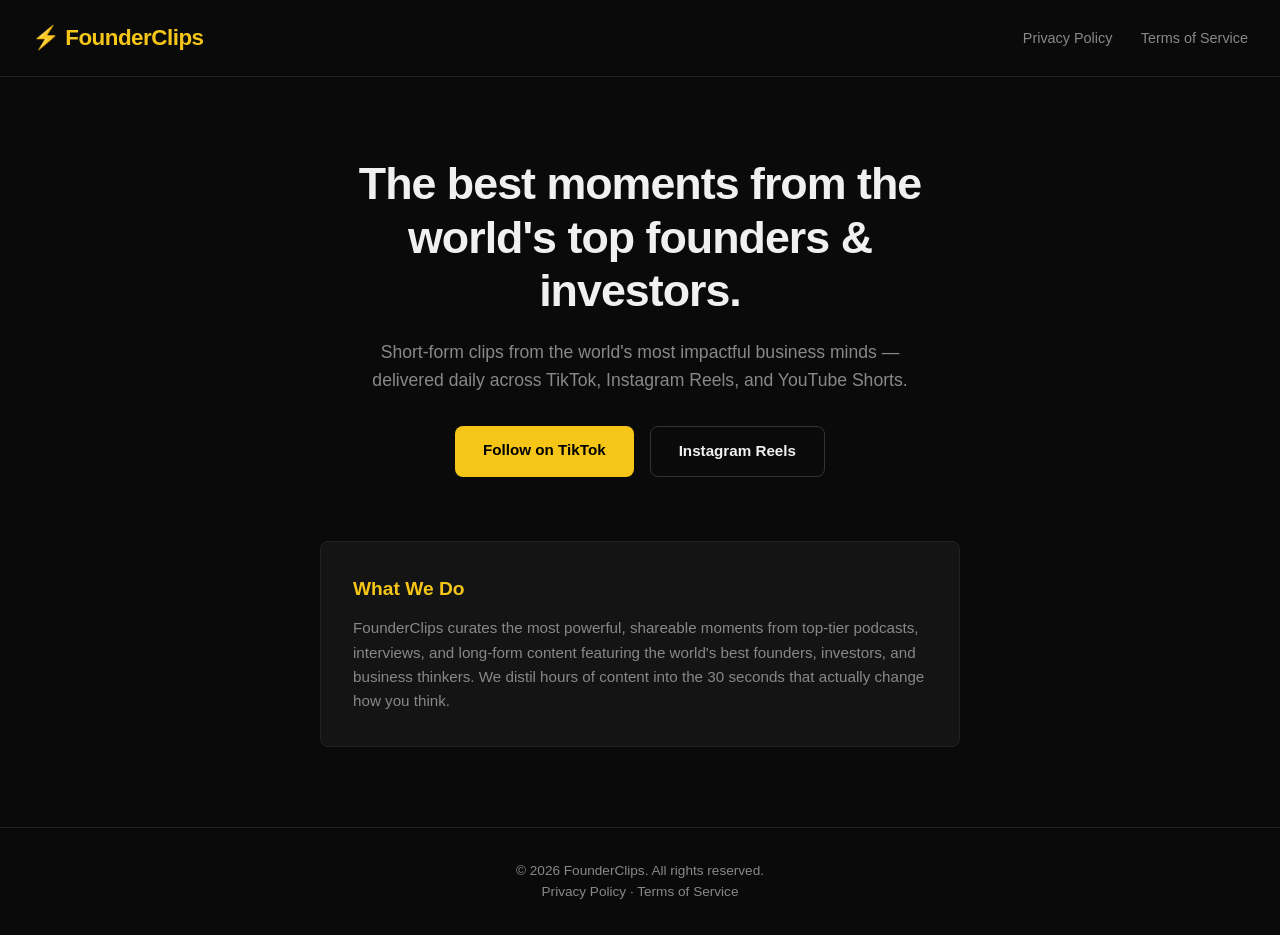
<file: website/index.html>
<!DOCTYPE html>
<html lang="en">
<head>
  <meta charset="UTF-8" />
  <meta name="viewport" content="width=device-width, initial-scale=1.0" />
  <title>FounderClips</title>
  <meta name="tiktok-domain-verification" content="ztvRwNG3e3RtjbIilhuPKHzB8eOyAXgr" />
  <link rel="stylesheet" href="style.css" />
</head>
<body>
  <header>
    <div class="logo">⚡ FounderClips</div>
    <nav>
      <a href="privacy.html">Privacy Policy</a>
      <a href="terms.html">Terms of Service</a>
    </nav>
  </header>

  <main>
    <section class="hero">
      <h1>The best moments from the world's top founders & investors.</h1>
      <p>Short-form clips from the world's most impactful business minds — delivered daily across TikTok, Instagram Reels, and YouTube Shorts.</p>
      <div class="cta-group">
        <a class="btn" href="https://www.tiktok.com/@FounderClips" target="_blank">Follow on TikTok</a>
        <a class="btn btn-secondary" href="https://www.instagram.com/FounderClips" target="_blank">Instagram Reels</a>
      </div>
    </section>

    <section class="about">
      <h2>What We Do</h2>
      <p>FounderClips curates the most powerful, shareable moments from top-tier podcasts, interviews, and long-form content featuring the world's best founders, investors, and business thinkers. We distil hours of content into the 30 seconds that actually change how you think.</p>
    </section>
  </main>

  <footer>
    <p>&copy; 2026 FounderClips. All rights reserved.</p>
    <p><a href="privacy.html">Privacy Policy</a> · <a href="terms.html">Terms of Service</a></p>
  </footer>
</body>
</html>
</file>
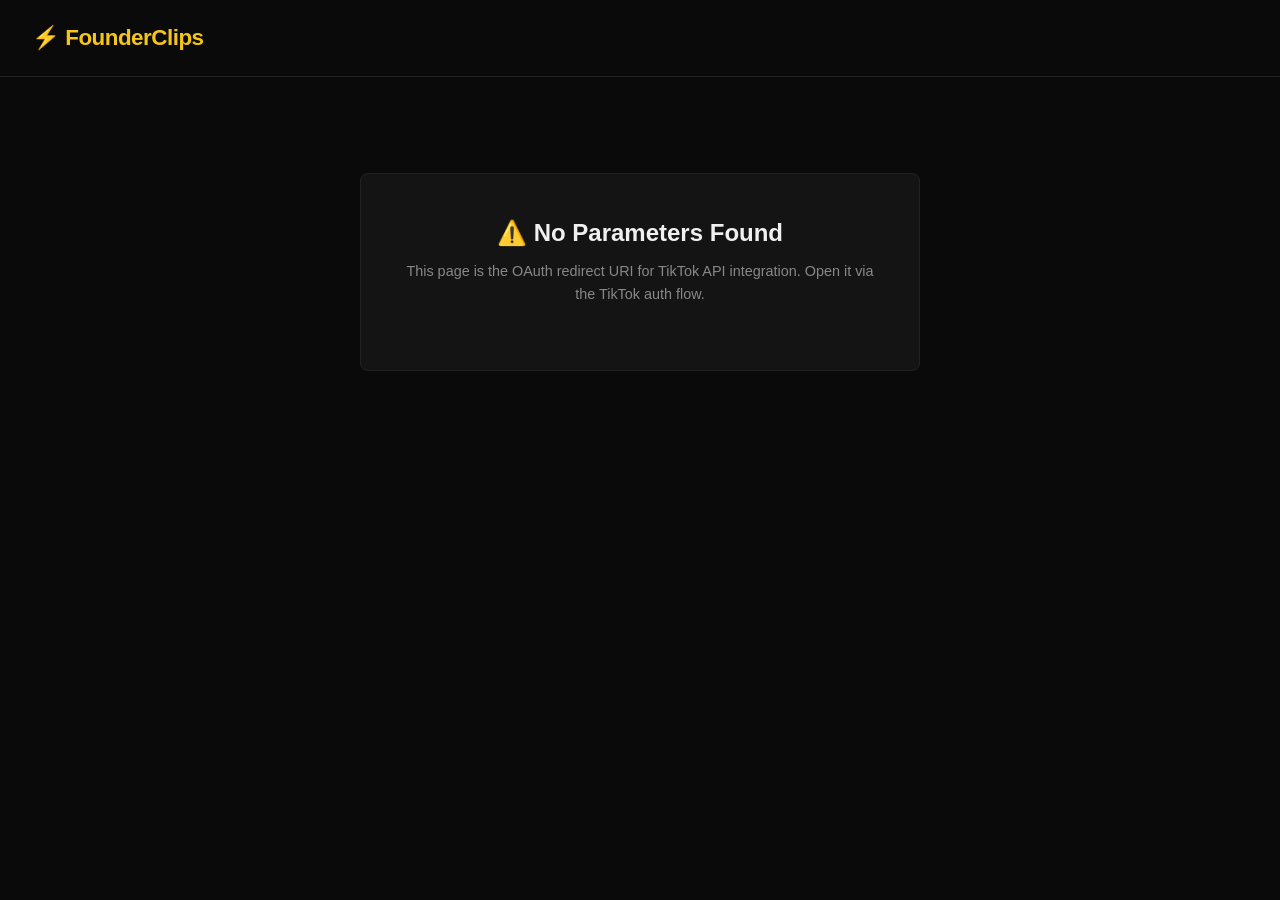
<file: website/callback.html>
<!DOCTYPE html>
<html lang="en">
<head>
  <meta charset="UTF-8" />
  <meta name="viewport" content="width=device-width, initial-scale=1.0" />
  <title>TikTok Auth — FounderClips</title>
  <link rel="stylesheet" href="style.css" />
</head>
<body>
  <header>
    <div class="logo">⚡ FounderClips</div>
  </header>

  <div class="callback-box">
    <h1 id="status-title">Processing...</h1>
    <p id="status-msg">Handling TikTok authorisation.</p>

    <div id="code-section" style="display:none;">
      <p style="color:#888;font-size:0.85rem;margin-bottom:0.5rem;">Authorisation code received:</p>
      <div class="code-block" id="code-display"></div>
      <p style="color:#888;font-size:0.8rem;">Copy this code and paste it into your app to exchange for an access token.</p>
    </div>

    <div id="error-section" style="display:none;">
      <div class="code-block" id="error-display"></div>
    </div>
  </div>

  <script>
    (function () {
      const params = new URLSearchParams(window.location.search);
      const code    = params.get('code');
      const error   = params.get('error');
      const errDesc = params.get('error_description');

      const title   = document.getElementById('status-title');
      const msg     = document.getElementById('status-msg');

      if (code) {
        title.textContent = '✅ Authorisation Successful';
        title.className   = 'status-ok';
        msg.textContent   = 'TikTok returned an authorisation code successfully.';
        document.getElementById('code-section').style.display = 'block';
        document.getElementById('code-display').textContent   = code;
      } else if (error) {
        title.textContent = '❌ Authorisation Failed';
        title.className   = 'status-err';
        msg.textContent   = 'TikTok returned an error during the OAuth flow.';
        document.getElementById('error-section').style.display = 'block';
        document.getElementById('error-display').textContent  =
          error + (errDesc ? ': ' + decodeURIComponent(errDesc) : '');
      } else {
        title.textContent = '⚠️ No Parameters Found';
        msg.textContent   = 'This page is the OAuth redirect URI for TikTok API integration. Open it via the TikTok auth flow.';
      }
    })();
  </script>
</body>
</html>
</file>
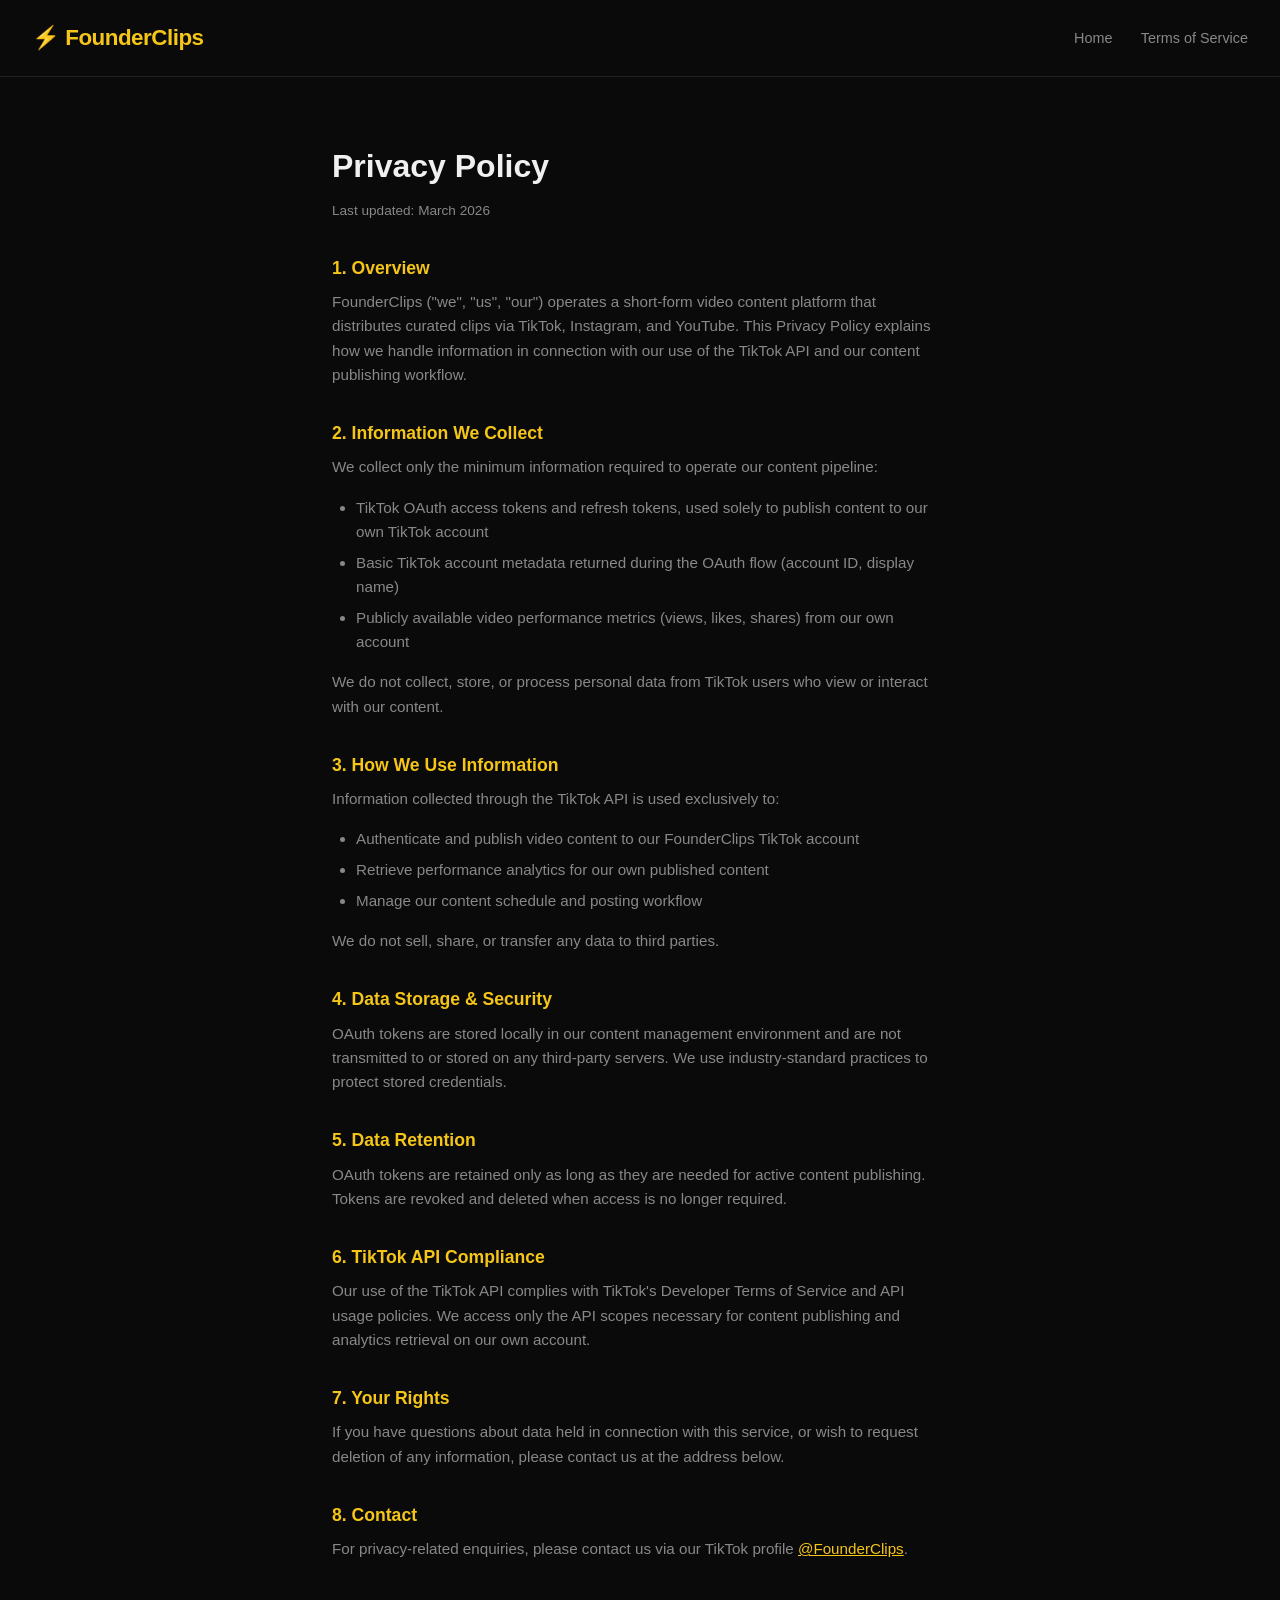
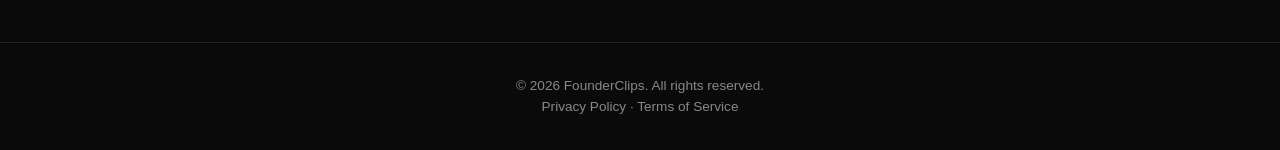
<file: website/privacy.html>
<!DOCTYPE html>
<html lang="en">
<head>
  <meta charset="UTF-8" />
  <meta name="viewport" content="width=device-width, initial-scale=1.0" />
  <title>Privacy Policy — FounderClips</title>
  <link rel="stylesheet" href="style.css" />
</head>
<body>
  <header>
    <div class="logo">⚡ FounderClips</div>
    <nav>
      <a href="index.html">Home</a>
      <a href="terms.html">Terms of Service</a>
    </nav>
  </header>

  <div class="prose">
    <h1>Privacy Policy</h1>
    <p class="updated">Last updated: March 2026</p>

    <h2>1. Overview</h2>
    <p>FounderClips ("we", "us", "our") operates a short-form video content platform that distributes curated clips via TikTok, Instagram, and YouTube. This Privacy Policy explains how we handle information in connection with our use of the TikTok API and our content publishing workflow.</p>

    <h2>2. Information We Collect</h2>
    <p>We collect only the minimum information required to operate our content pipeline:</p>
    <ul>
      <li>TikTok OAuth access tokens and refresh tokens, used solely to publish content to our own TikTok account</li>
      <li>Basic TikTok account metadata returned during the OAuth flow (account ID, display name)</li>
      <li>Publicly available video performance metrics (views, likes, shares) from our own account</li>
    </ul>
    <p>We do not collect, store, or process personal data from TikTok users who view or interact with our content.</p>

    <h2>3. How We Use Information</h2>
    <p>Information collected through the TikTok API is used exclusively to:</p>
    <ul>
      <li>Authenticate and publish video content to our FounderClips TikTok account</li>
      <li>Retrieve performance analytics for our own published content</li>
      <li>Manage our content schedule and posting workflow</li>
    </ul>
    <p>We do not sell, share, or transfer any data to third parties.</p>

    <h2>4. Data Storage & Security</h2>
    <p>OAuth tokens are stored locally in our content management environment and are not transmitted to or stored on any third-party servers. We use industry-standard practices to protect stored credentials.</p>

    <h2>5. Data Retention</h2>
    <p>OAuth tokens are retained only as long as they are needed for active content publishing. Tokens are revoked and deleted when access is no longer required.</p>

    <h2>6. TikTok API Compliance</h2>
    <p>Our use of the TikTok API complies with TikTok's Developer Terms of Service and API usage policies. We access only the API scopes necessary for content publishing and analytics retrieval on our own account.</p>

    <h2>7. Your Rights</h2>
    <p>If you have questions about data held in connection with this service, or wish to request deletion of any information, please contact us at the address below.</p>

    <h2>8. Contact</h2>
    <p>For privacy-related enquiries, please contact us via our TikTok profile <a href="https://www.tiktok.com/@FounderClips">@FounderClips</a>.</p>
  </div>

  <footer>
    <p>&copy; 2026 FounderClips. All rights reserved.</p>
    <p><a href="privacy.html">Privacy Policy</a> · <a href="terms.html">Terms of Service</a></p>
  </footer>
</body>
</html>
</file>
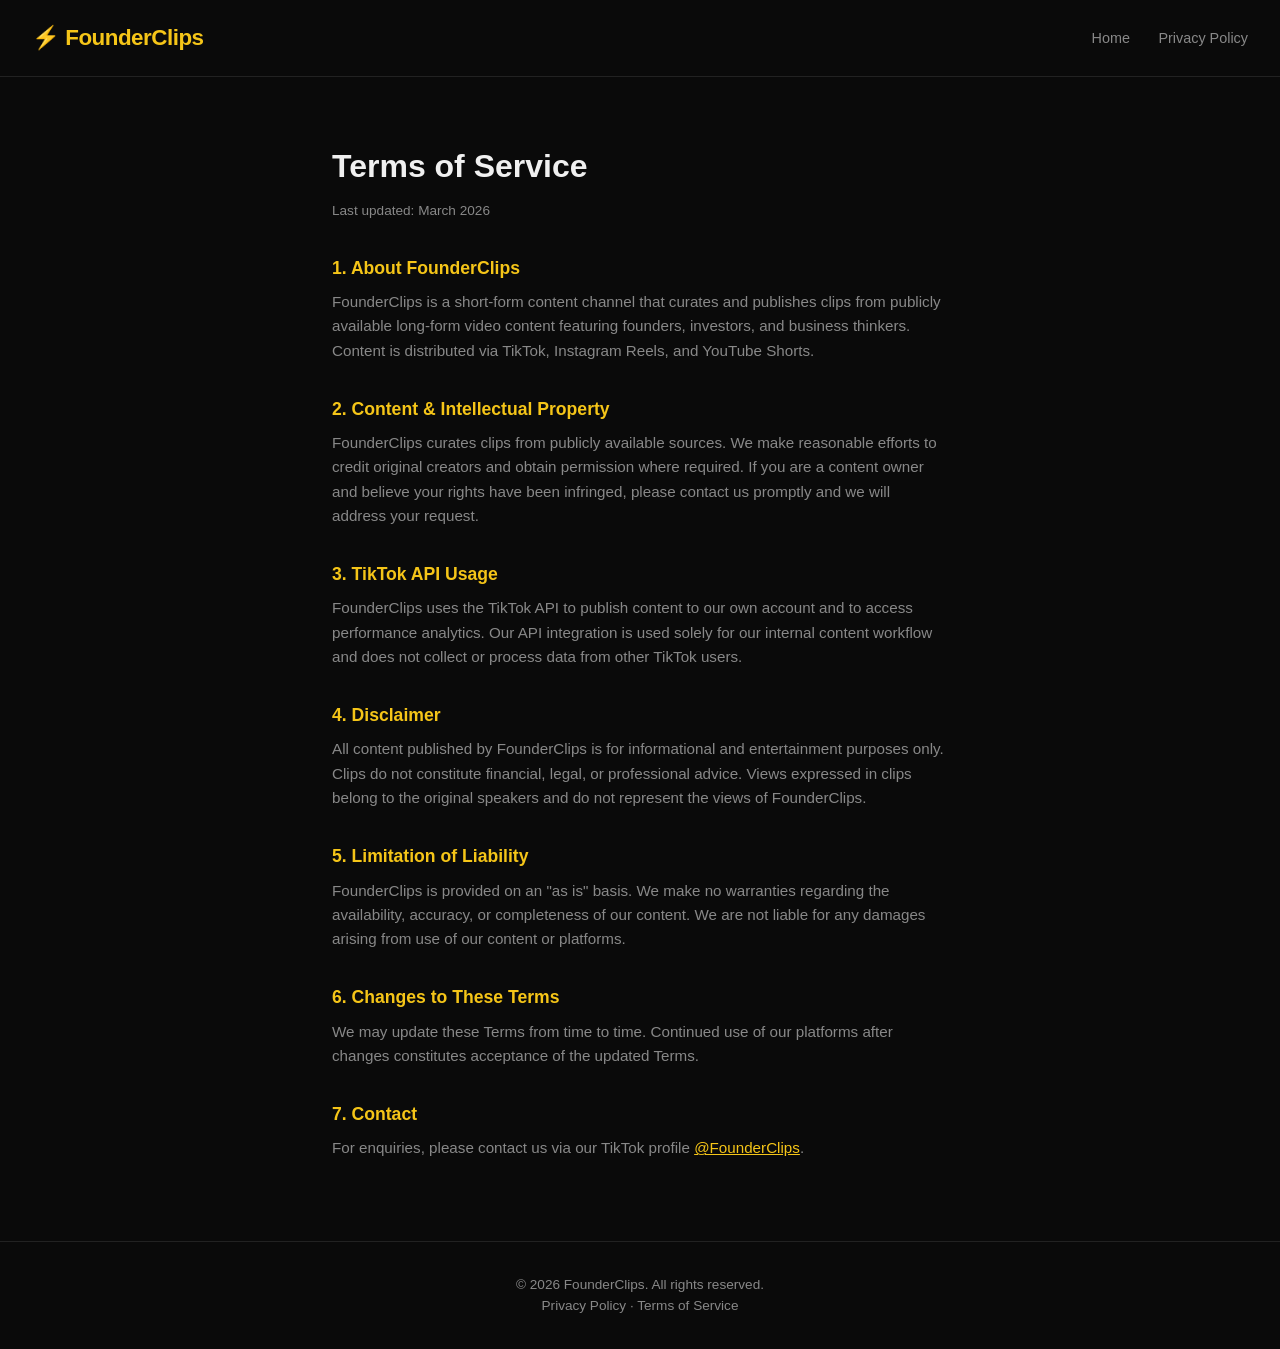
<file: website/terms.html>
<!DOCTYPE html>
<html lang="en">
<head>
  <meta charset="UTF-8" />
  <meta name="viewport" content="width=device-width, initial-scale=1.0" />
  <title>Terms of Service — FounderClips</title>
  <link rel="stylesheet" href="style.css" />
</head>
<body>
  <header>
    <div class="logo">⚡ FounderClips</div>
    <nav>
      <a href="index.html">Home</a>
      <a href="privacy.html">Privacy Policy</a>
    </nav>
  </header>

  <div class="prose">
    <h1>Terms of Service</h1>
    <p class="updated">Last updated: March 2026</p>

    <h2>1. About FounderClips</h2>
    <p>FounderClips is a short-form content channel that curates and publishes clips from publicly available long-form video content featuring founders, investors, and business thinkers. Content is distributed via TikTok, Instagram Reels, and YouTube Shorts.</p>

    <h2>2. Content & Intellectual Property</h2>
    <p>FounderClips curates clips from publicly available sources. We make reasonable efforts to credit original creators and obtain permission where required. If you are a content owner and believe your rights have been infringed, please contact us promptly and we will address your request.</p>

    <h2>3. TikTok API Usage</h2>
    <p>FounderClips uses the TikTok API to publish content to our own account and to access performance analytics. Our API integration is used solely for our internal content workflow and does not collect or process data from other TikTok users.</p>

    <h2>4. Disclaimer</h2>
    <p>All content published by FounderClips is for informational and entertainment purposes only. Clips do not constitute financial, legal, or professional advice. Views expressed in clips belong to the original speakers and do not represent the views of FounderClips.</p>

    <h2>5. Limitation of Liability</h2>
    <p>FounderClips is provided on an "as is" basis. We make no warranties regarding the availability, accuracy, or completeness of our content. We are not liable for any damages arising from use of our content or platforms.</p>

    <h2>6. Changes to These Terms</h2>
    <p>We may update these Terms from time to time. Continued use of our platforms after changes constitutes acceptance of the updated Terms.</p>

    <h2>7. Contact</h2>
    <p>For enquiries, please contact us via our TikTok profile <a href="https://www.tiktok.com/@FounderClips">@FounderClips</a>.</p>
  </div>

  <footer>
    <p>&copy; 2026 FounderClips. All rights reserved.</p>
    <p><a href="privacy.html">Privacy Policy</a> · <a href="terms.html">Terms of Service</a></p>
  </footer>
</body>
</html>
</file>
<file: website/style.css>
*, *::before, *::after { box-sizing: border-box; margin: 0; padding: 0; }

:root {
  --bg: #0a0a0a;
  --surface: #141414;
  --gold: #f5c518;
  --text: #f0f0f0;
  --muted: #888;
  --radius: 8px;
}

body {
  background: var(--bg);
  color: var(--text);
  font-family: 'Inter', -apple-system, BlinkMacSystemFont, sans-serif;
  line-height: 1.6;
  min-height: 100vh;
  display: flex;
  flex-direction: column;
}

/* Header */
header {
  display: flex;
  justify-content: space-between;
  align-items: center;
  padding: 1.25rem 2rem;
  border-bottom: 1px solid #222;
}

.logo {
  font-size: 1.4rem;
  font-weight: 700;
  color: var(--gold);
  letter-spacing: -0.5px;
}

nav a {
  color: var(--muted);
  text-decoration: none;
  margin-left: 1.5rem;
  font-size: 0.9rem;
  transition: color 0.2s;
}
nav a:hover { color: var(--text); }

/* Main */
main { flex: 1; }

/* Hero */
.hero {
  max-width: 720px;
  margin: 5rem auto 4rem;
  padding: 0 2rem;
  text-align: center;
}

.hero h1 {
  font-size: clamp(1.8rem, 4vw, 2.8rem);
  font-weight: 800;
  line-height: 1.2;
  margin-bottom: 1.25rem;
  letter-spacing: -1px;
}

.hero p {
  font-size: 1.1rem;
  color: var(--muted);
  margin-bottom: 2rem;
  max-width: 560px;
  margin-left: auto;
  margin-right: auto;
}

.cta-group {
  display: flex;
  gap: 1rem;
  justify-content: center;
  flex-wrap: wrap;
}

.btn {
  display: inline-block;
  padding: 0.75rem 1.75rem;
  background: var(--gold);
  color: #000;
  font-weight: 700;
  font-size: 0.95rem;
  border-radius: var(--radius);
  text-decoration: none;
  transition: opacity 0.2s;
}
.btn:hover { opacity: 0.85; }

.btn-secondary {
  background: transparent;
  color: var(--text);
  border: 1px solid #333;
}
.btn-secondary:hover { border-color: var(--gold); color: var(--gold); opacity: 1; }

/* About */
.about {
  max-width: 640px;
  margin: 0 auto 5rem;
  padding: 2rem;
  background: var(--surface);
  border-radius: var(--radius);
  border: 1px solid #222;
}

.about h2 {
  font-size: 1.2rem;
  font-weight: 700;
  margin-bottom: 0.75rem;
  color: var(--gold);
}

.about p { color: var(--muted); font-size: 0.95rem; }

/* Footer */
footer {
  text-align: center;
  padding: 2rem;
  border-top: 1px solid #222;
  color: var(--muted);
  font-size: 0.85rem;
}

footer a { color: var(--muted); text-decoration: none; }
footer a:hover { color: var(--text); }

/* Prose pages (privacy, terms) */
.prose {
  max-width: 680px;
  margin: 4rem auto;
  padding: 0 2rem;
}

.prose h1 { font-size: 2rem; font-weight: 800; margin-bottom: 0.5rem; }
.prose .updated { color: var(--muted); font-size: 0.85rem; margin-bottom: 2rem; }
.prose h2 { font-size: 1.1rem; font-weight: 700; margin: 2rem 0 0.5rem; color: var(--gold); }
.prose p { color: var(--muted); margin-bottom: 1rem; font-size: 0.95rem; }
.prose ul { color: var(--muted); padding-left: 1.5rem; margin-bottom: 1rem; font-size: 0.95rem; }
.prose li { margin-bottom: 0.4rem; }
.prose a { color: var(--gold); }

/* Callback page */
.callback-box {
  max-width: 560px;
  margin: 6rem auto;
  padding: 2.5rem;
  background: var(--surface);
  border: 1px solid #222;
  border-radius: var(--radius);
  text-align: center;
}

.callback-box h1 { font-size: 1.5rem; margin-bottom: 0.5rem; }
.callback-box p { color: var(--muted); margin-bottom: 1.5rem; font-size: 0.9rem; }
.code-block {
  background: #000;
  border: 1px solid #333;
  border-radius: var(--radius);
  padding: 1rem;
  font-family: monospace;
  font-size: 0.85rem;
  word-break: break-all;
  color: var(--gold);
  text-align: left;
  margin-bottom: 1rem;
}
.status-ok  { color: #4ade80; }
.status-err { color: #f87171; }
</file>
